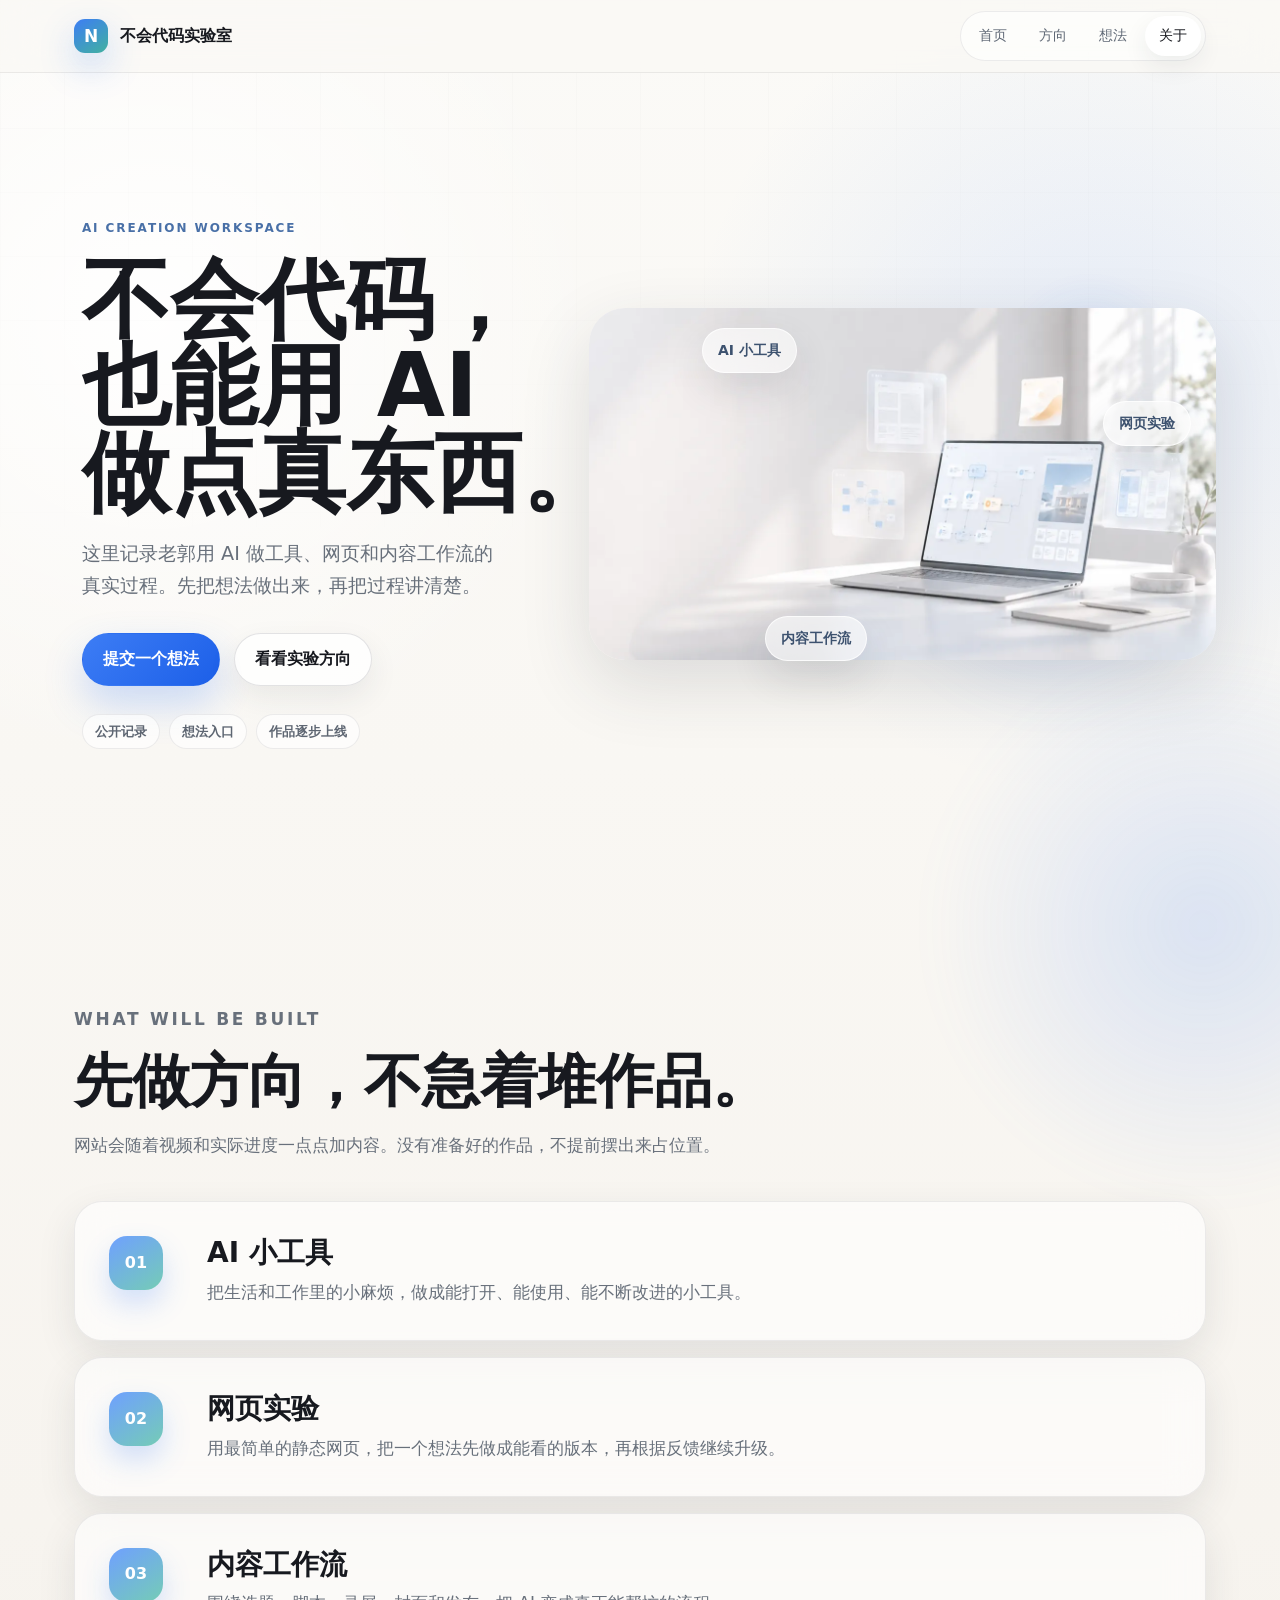
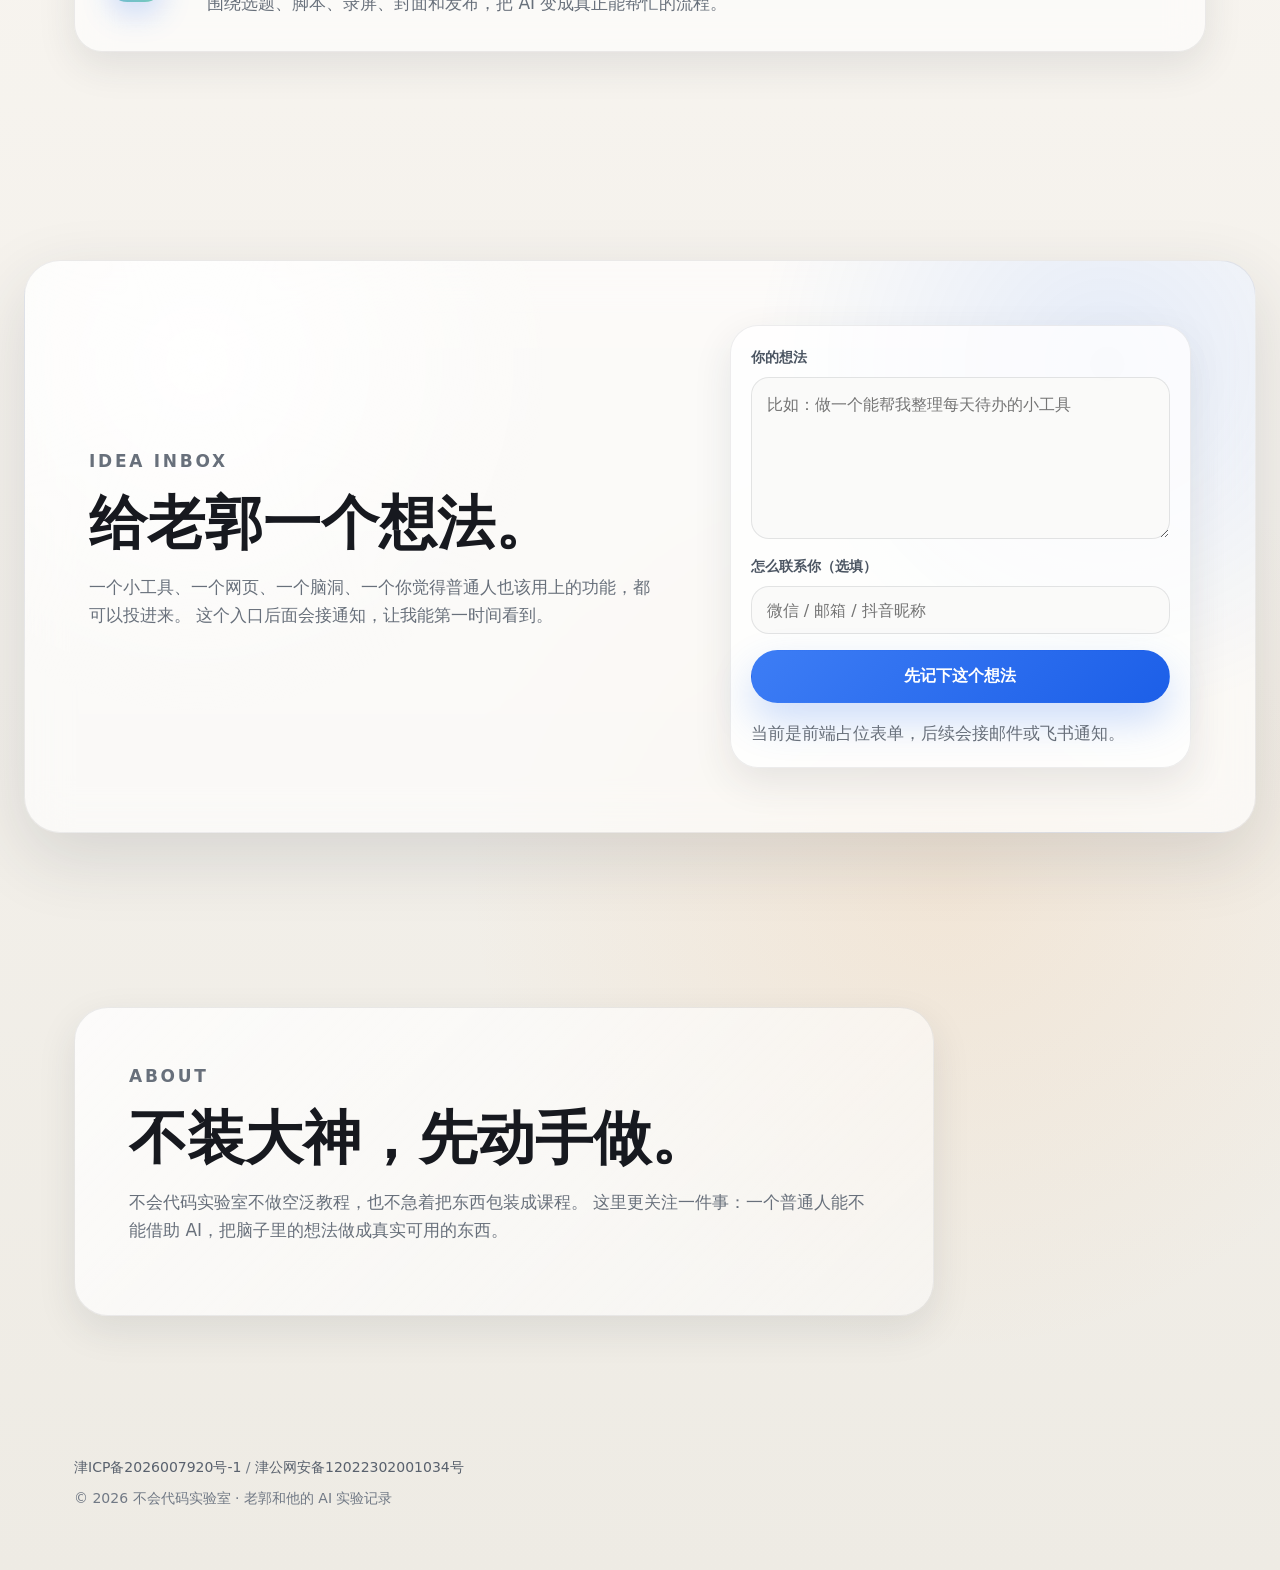
<file: index.html>
<!DOCTYPE html>
<html lang="zh-CN">
<head>
  <meta charset="UTF-8" />
  <meta name="viewport" content="width=device-width, initial-scale=1.0" />
  <title>不会代码实验室</title>
  <meta name="description" content="不会代码实验室：不会代码，也能用 AI 做点真东西。" />
  <link rel="preload" as="image" href="assets/hero-workspace.webp" imagesrcset="assets/hero-workspace-mobile.webp 760w, assets/hero-workspace.webp 1280w" imagesizes="(max-width: 720px) 100vw, 56vw" />
  <link rel="stylesheet" href="style.css" />
</head>
<body>
  <header class="site-header">
    <nav class="nav" aria-label="主导航">
      <a class="nav__brand" href="#home" aria-label="返回首页">
        <span class="brand-mark" aria-hidden="true">N</span>
        <span>不会代码实验室</span>
      </a>
      <button class="nav__toggle" type="button" aria-label="打开导航" aria-expanded="false">
        <span></span>
        <span></span>
      </button>
      <ul class="nav__links">
        <li><a href="#home" class="is-active">首页</a></li>
        <li><a href="#directions">方向</a></li>
        <li><a href="#ideas">想法</a></li>
        <li><a href="#about">关于</a></li>
      </ul>
    </nav>
  </header>

  <main>
    <section id="home" class="hero section">
      <div class="hero__copy reveal">
        <p class="eyebrow">AI CREATION WORKSPACE</p>
        <h1>
          <span>不会代码，</span>
          <span>也能用 AI</span>
          <span>做点真东西。</span>
        </h1>
        <p class="hero__intro">
          这里记录老郭用 AI 做工具、网页和内容工作流的真实过程。先把想法做出来，再把过程讲清楚。
        </p>
        <div class="hero__actions">
          <a class="btn btn-primary" href="#ideas">提交一个想法</a>
          <a class="btn btn-secondary" href="#directions">看看实验方向</a>
        </div>
        <div class="hero__meta" aria-label="网站状态">
          <span>公开记录</span>
          <span>想法入口</span>
          <span>作品逐步上线</span>
        </div>
      </div>

      <div class="hero__visual reveal" aria-label="AI 创作者工作台主视觉">
        <picture>
          <source srcset="assets/hero-workspace-mobile.webp" media="(max-width: 720px)" type="image/webp" />
          <source srcset="assets/hero-workspace.webp" type="image/webp" />
          <img src="assets/hero-workspace.png" width="1280" height="720" alt="浅色 3D 创作者工作台，笔记本电脑周围悬浮着 AI 工作流界面" />
        </picture>
        <div class="floating-chip chip-a">AI 小工具</div>
        <div class="floating-chip chip-b">网页实验</div>
        <div class="floating-chip chip-c">内容工作流</div>
      </div>
    </section>

    <section id="directions" class="section directions">
      <div class="section-head reveal">
        <p class="eyebrow">WHAT WILL BE BUILT</p>
        <h2>先做方向，不急着堆作品。</h2>
        <p>网站会随着视频和实际进度一点点加内容。没有准备好的作品，不提前摆出来占位置。</p>
      </div>

      <div class="direction-list">
        <article class="direction-item reveal">
          <span>01</span>
          <div>
            <h3>AI 小工具</h3>
            <p>把生活和工作里的小麻烦，做成能打开、能使用、能不断改进的小工具。</p>
          </div>
        </article>
        <article class="direction-item reveal">
          <span>02</span>
          <div>
            <h3>网页实验</h3>
            <p>用最简单的静态网页，把一个想法先做成能看的版本，再根据反馈继续升级。</p>
          </div>
        </article>
        <article class="direction-item reveal">
          <span>03</span>
          <div>
            <h3>内容工作流</h3>
            <p>围绕选题、脚本、录屏、封面和发布，把 AI 变成真正能帮忙的流程。</p>
          </div>
        </article>
      </div>
    </section>

    <section id="ideas" class="section idea-section">
      <div class="idea-panel reveal">
        <div class="idea-panel__copy">
          <p class="eyebrow">IDEA INBOX</p>
          <h2>给老郭一个想法。</h2>
          <p>
            一个小工具、一个网页、一个脑洞、一个你觉得普通人也该用上的功能，都可以投进来。
            这个入口后面会接通知，让我能第一时间看到。
          </p>
        </div>

        <form class="idea-form" id="ideaForm">
          <label>
            <span>你的想法</span>
            <textarea id="ideaText" name="idea" rows="5" placeholder="比如：做一个能帮我整理每天待办的小工具"></textarea>
          </label>
          <label>
            <span>怎么联系你（选填）</span>
            <input id="contactText" name="contact" type="text" placeholder="微信 / 邮箱 / 抖音昵称" />
          </label>
          <button class="btn btn-primary" type="submit">先记下这个想法</button>
          <p class="form-note">当前是前端占位表单，后续会接邮件或飞书通知。</p>
        </form>
      </div>
    </section>

    <section id="about" class="section about">
      <div class="about__inner reveal">
        <p class="eyebrow">ABOUT</p>
        <h2>不装大神，先动手做。</h2>
        <p>
          不会代码实验室不做空泛教程，也不急着把东西包装成课程。
          这里更关注一件事：一个普通人能不能借助 AI，把脑子里的想法做成真实可用的东西。
        </p>
      </div>
    </section>
  </main>

  <footer class="site-footer">
    <p>
      <a href="https://beian.miit.gov.cn/" target="_blank" rel="noopener noreferrer">津ICP备2026007920号-1</a>
      <span> / </span>
      <a href="https://beian.mps.gov.cn/#/query/webSearch?code=12022302001034" target="_blank" rel="noopener noreferrer">津公网安备12022302001034号</a>
    </p>
    <p>© 2026 不会代码实验室 · 老郭和他的 AI 实验记录</p>
  </footer>

  <div id="toast" class="toast" role="status" aria-live="polite"></div>

  <script src="script.js"></script>
</body>
</html>
</file>
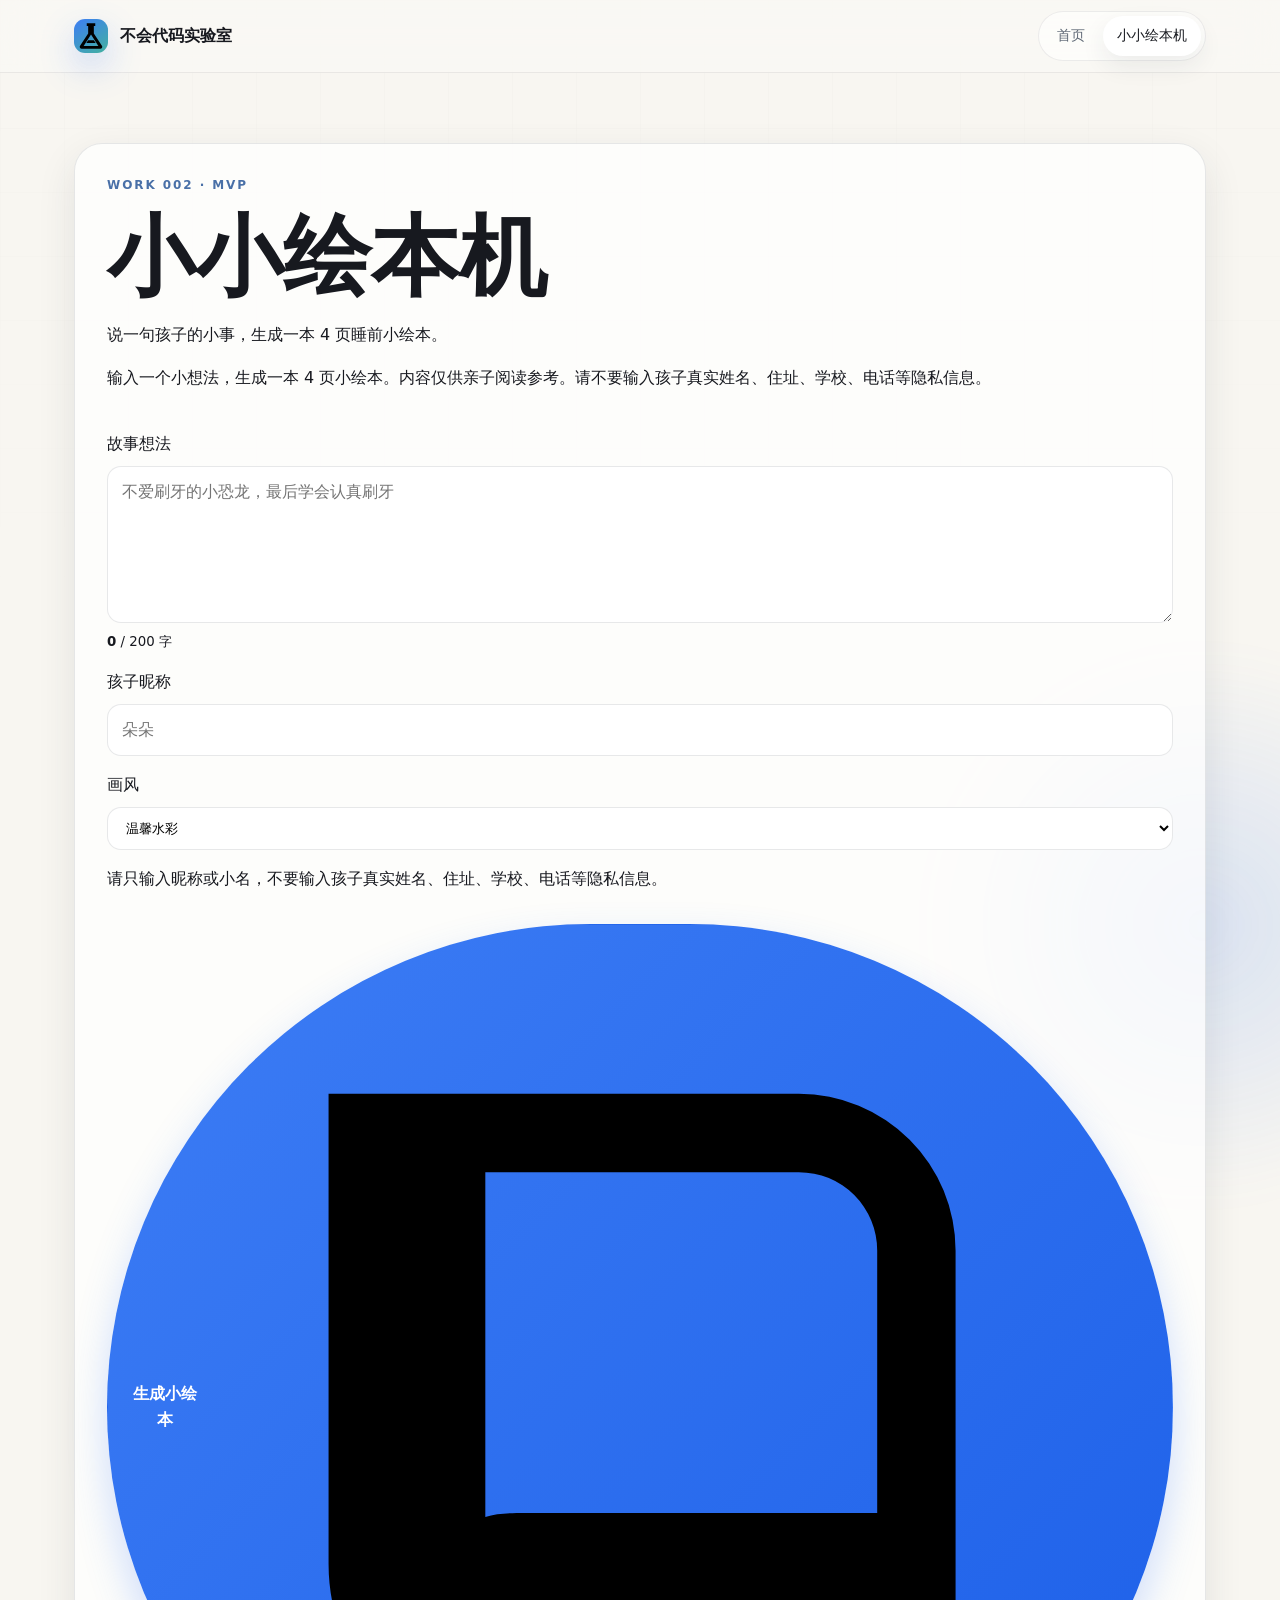
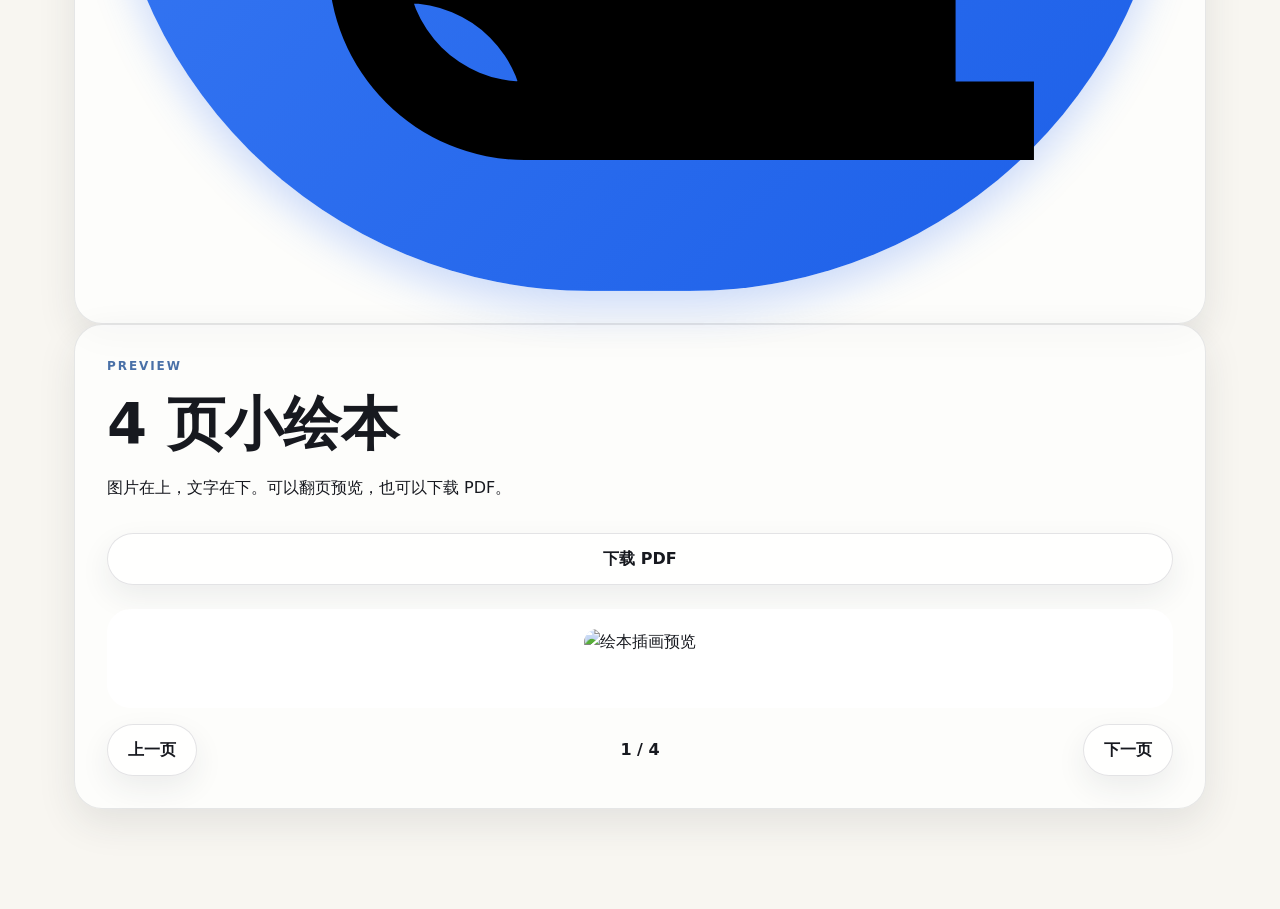
<file: picture-book.html>
<!DOCTYPE html>
<html lang="zh-CN">
<head>
  <meta charset="UTF-8" />
  <meta name="viewport" content="width=device-width, initial-scale=1.0" />
  <title>小小绘本机｜不会代码实验室</title>
  <meta name="description" content="小小绘本机：说一句孩子的小事，生成一本 4 页睡前小绘本。" />
  <link rel="stylesheet" href="style.css" />
</head>
<body class="tool-page">
  <canvas id="signalCanvas" aria-hidden="true"></canvas>

  <header class="site-header">
    <nav class="nav" aria-label="主导航">
      <a class="nav__brand" href="index.html" aria-label="返回不会代码实验室首页">
        <span class="brand-mark" aria-hidden="true">
          <svg viewBox="0 0 24 24" role="img">
            <path d="M9 3h6v2h-1v5.2l5.7 8.6A1.4 1.4 0 0 1 18.5 21h-13a1.4 1.4 0 0 1-1.2-2.2L10 10.2V5H9V3Zm3 8-5.2 8h10.4L12 11Zm-2 4h4l1.3 2H8.7L10 15Z"/>
          </svg>
        </span>
        不会代码实验室
      </a>
      <ul class="nav__links tool-nav">
        <li><a href="index.html">首页</a></li>
        <li><a href="picture-book.html" class="is-active">小小绘本机</a></li>
      </ul>
    </nav>
  </header>

  <main class="picture-book-app">
    <section class="tool-hero">
      <div class="tool-copy">
        <p class="eyebrow">WORK 002 · MVP</p>
        <h1>小小绘本机</h1>
        <p class="tool-subtitle">说一句孩子的小事，生成一本 4 页睡前小绘本。</p>
        <p class="tool-note">输入一个小想法，生成一本 4 页小绘本。内容仅供亲子阅读参考。请不要输入孩子真实姓名、住址、学校、电话等隐私信息。</p>
      </div>

      <form id="bookForm" class="book-form" novalidate>
        <label>
          <span>故事想法</span>
          <textarea id="storyIdea" name="storyIdea" rows="5" maxlength="200" required placeholder="不爱刷牙的小恐龙，最后学会认真刷牙"></textarea>
          <small><b id="ideaCount">0</b> / 200 字</small>
        </label>

        <label>
          <span>孩子昵称</span>
          <input id="childName" name="childName" maxlength="12" required placeholder="朵朵" />
        </label>

        <label>
          <span>画风</span>
          <select id="artStyle" name="artStyle" required>
            <option value="温馨水彩">温馨水彩</option>
            <option value="卡通扁平">卡通扁平</option>
            <option value="童趣手绘">童趣手绘</option>
          </select>
        </label>

        <p class="privacy-tip">请只输入昵称或小名，不要输入孩子真实姓名、住址、学校、电话等隐私信息。</p>

        <button id="generateBtn" class="btn btn-primary" type="submit">
          <span>生成小绘本</span>
          <svg viewBox="0 0 24 24" aria-hidden="true"><path d="M5 4h10a4 4 0 0 1 4 4v12H8a3 3 0 0 0-3-3V4Zm2 2v8.8c.3-.1.7-.1 1-.1h9V8a2 2 0 0 0-2-2H7Zm1 13h13v2H8a5 5 0 0 1-5-5V4h2v12a3 3 0 0 0 3 3Z"/></svg>
        </button>
      </form>
    </section>

    <section id="resultPanel" class="result-panel" hidden>
      <div class="result-head">
        <div>
          <p class="eyebrow">PREVIEW</p>
          <h2 id="bookTitle">4 页小绘本</h2>
          <p id="bookMeta">图片在上，文字在下。可以翻页预览，也可以下载 PDF。</p>
        </div>
        <button id="downloadPdfBtn" class="btn btn-secondary" type="button">下载 PDF</button>
      </div>

      <article class="book-preview" aria-live="polite">
        <div class="book-page">
          <img id="pageImage" alt="绘本插画预览" />
          <p id="pageText"></p>
        </div>
        <div class="page-controls">
          <button id="prevPageBtn" class="btn btn-secondary" type="button">上一页</button>
          <span id="pageIndicator">1 / 4</span>
          <button id="nextPageBtn" class="btn btn-secondary" type="button">下一页</button>
        </div>
      </article>
    </section>
  </main>

  <div id="toast" class="toast" role="status" aria-live="polite"></div>

  <script src="picture-book.js"></script>
</body>
</html>
</file>
<file: style.css>
:root {
  --bg: #f7f4ef;
  --bg-soft: #ebe7df;
  --surface: rgba(255, 255, 255, 0.72);
  --surface-strong: rgba(255, 255, 255, 0.92);
  --text: #17191f;
  --muted: #68707b;
  --line: rgba(25, 31, 42, 0.1);
  --line-strong: rgba(25, 31, 42, 0.18);
  --blue: #3d7df5;
  --blue-strong: #1c5fe8;
  --warm: #f1a85d;
  --green: #58b99b;
  --shadow: 0 24px 70px rgba(44, 50, 62, 0.14);
  --shadow-soft: 0 14px 38px rgba(44, 50, 62, 0.1);
  --max: 1180px;
  --radius: 28px;
}

* {
  box-sizing: border-box;
}

html {
  scroll-behavior: smooth;
}

html,
body {
  min-height: 100%;
  margin: 0;
}

body {
  color: var(--text);
  background:
    radial-gradient(circle at 12% 10%, rgba(255, 255, 255, 0.95), transparent 28rem),
    radial-gradient(circle at 86% 12%, rgba(94, 151, 255, 0.14), transparent 26rem),
    radial-gradient(circle at 74% 78%, rgba(241, 168, 93, 0.13), transparent 30rem),
    linear-gradient(180deg, #fbfaf7 0%, var(--bg) 48%, #eeebe4 100%);
  font-family: Inter, "PingFang SC", "Microsoft YaHei", system-ui, sans-serif;
  line-height: 1.65;
  overflow-x: hidden;
}

body::before {
  content: "";
  position: fixed;
  inset: 0;
  pointer-events: none;
  background-image:
    linear-gradient(rgba(23, 25, 31, 0.035) 1px, transparent 1px),
    linear-gradient(90deg, rgba(23, 25, 31, 0.035) 1px, transparent 1px);
  background-size: 64px 64px;
  mask-image: linear-gradient(180deg, rgba(0, 0, 0, 0.35), transparent 70%);
  z-index: -1;
}

body::after {
  content: "";
  position: fixed;
  inset: auto -18vw -26vw auto;
  width: 48vw;
  height: 48vw;
  pointer-events: none;
  background: radial-gradient(circle, rgba(61, 125, 245, 0.16), transparent 64%);
  filter: blur(16px);
  z-index: -1;
}

a {
  color: inherit;
}

button,
input,
textarea {
  font: inherit;
}

button {
  cursor: pointer;
}

.site-header {
  position: sticky;
  top: 0;
  z-index: 30;
  border-bottom: 1px solid rgba(25, 31, 42, 0.08);
  background: rgba(250, 248, 244, 0.74);
  backdrop-filter: blur(22px);
}

.nav {
  max-width: var(--max);
  min-height: 72px;
  margin: 0 auto;
  padding: 0 24px;
  display: flex;
  align-items: center;
  justify-content: space-between;
  gap: 24px;
}

.nav__brand {
  display: inline-flex;
  align-items: center;
  gap: 12px;
  color: var(--text);
  text-decoration: none;
  font-weight: 800;
  letter-spacing: 0;
  white-space: nowrap;
}

.brand-mark {
  width: 34px;
  height: 34px;
  display: grid;
  place-items: center;
  color: #fff;
  border-radius: 11px;
  background:
    linear-gradient(145deg, rgba(61, 125, 245, 0.98), rgba(68, 184, 151, 0.9)),
    #2f73ef;
  box-shadow: 0 14px 34px rgba(61, 125, 245, 0.28);
  font-size: 17px;
  line-height: 1;
}

.nav__links {
  display: flex;
  align-items: center;
  gap: 4px;
  list-style: none;
  margin: 0;
  padding: 4px;
  border: 1px solid rgba(25, 31, 42, 0.08);
  border-radius: 999px;
  background: rgba(255, 255, 255, 0.6);
}

.nav__links a {
  display: block;
  padding: 8px 14px;
  color: #5f6875;
  border-radius: 999px;
  text-decoration: none;
  font-size: 14px;
  transition: background 0.2s ease, color 0.2s ease, box-shadow 0.2s ease;
}

.nav__links a:hover,
.nav__links a.is-active {
  color: var(--text);
  background: #fff;
  box-shadow: 0 10px 24px rgba(44, 50, 62, 0.08);
}

.nav__toggle {
  display: none;
  width: 42px;
  height: 38px;
  border: 1px solid var(--line);
  border-radius: 12px;
  background: rgba(255, 255, 255, 0.74);
}

.nav__toggle span {
  display: block;
  width: 18px;
  height: 2px;
  margin: 5px auto;
  background: var(--text);
}

.section {
  max-width: var(--max);
  margin: 0 auto;
  padding: 104px 24px;
  scroll-margin-top: 92px;
}

.hero {
  max-width: 1360px;
  min-height: calc(100vh - 72px);
  display: grid;
  grid-template-columns: minmax(380px, 0.82fr) minmax(0, 1.18fr);
  align-items: center;
  gap: clamp(48px, 7vw, 104px);
  padding-top: 64px;
  padding-bottom: 70px;
  padding-left: clamp(34px, 5vw, 72px);
  padding-right: clamp(34px, 5vw, 72px);
}

.eyebrow {
  margin: 0 0 18px;
  color: #4970a7;
  font-size: 12px;
  font-weight: 800;
  letter-spacing: 0.16em;
  text-transform: uppercase;
}

h1,
h2,
h3,
p {
  margin-top: 0;
}

h1 {
  margin-bottom: 22px;
  font-size: clamp(48px, 6.9vw, 92px);
  line-height: 0.98;
  letter-spacing: 0;
}

h1 span {
  display: block;
  white-space: nowrap;
}

h2 {
  margin-bottom: 18px;
  font-size: clamp(34px, 4.5vw, 60px);
  line-height: 1.08;
  letter-spacing: 0;
}

h3 {
  margin-bottom: 8px;
  font-size: clamp(20px, 2.2vw, 28px);
  line-height: 1.2;
}

.hero__copy {
  position: relative;
  z-index: 2;
  padding-left: clamp(0px, 1.4vw, 24px);
}

.hero__intro {
  max-width: 590px;
  margin-bottom: 32px;
  color: var(--muted);
  font-size: clamp(17px, 1.5vw, 20px);
}

.hero__actions {
  display: flex;
  flex-wrap: wrap;
  gap: 14px;
  margin-bottom: 28px;
}

.btn {
  min-height: 48px;
  display: inline-flex;
  align-items: center;
  justify-content: center;
  gap: 10px;
  padding: 12px 20px;
  border: 1px solid transparent;
  border-radius: 999px;
  text-decoration: none;
  font-weight: 800;
  transition: transform 0.2s ease, box-shadow 0.2s ease, background 0.2s ease, border-color 0.2s ease;
}

.btn:hover {
  transform: translateY(-2px);
}

.btn-primary {
  color: #fff;
  background: linear-gradient(135deg, var(--blue), var(--blue-strong));
  box-shadow: 0 18px 38px rgba(61, 125, 245, 0.25);
}

.btn-primary:hover {
  box-shadow: 0 22px 48px rgba(61, 125, 245, 0.34);
}

.btn-secondary {
  color: var(--text);
  border-color: rgba(25, 31, 42, 0.12);
  background: rgba(255, 255, 255, 0.76);
  box-shadow: 0 12px 30px rgba(44, 50, 62, 0.08);
}

.hero__meta {
  display: flex;
  flex-wrap: wrap;
  gap: 9px;
}

.hero__meta span {
  display: inline-flex;
  align-items: center;
  min-height: 32px;
  padding: 6px 12px;
  border: 1px solid rgba(25, 31, 42, 0.08);
  border-radius: 999px;
  color: #5e6672;
  background: rgba(255, 255, 255, 0.64);
  font-size: 13px;
  font-weight: 700;
}

.hero__visual {
  position: relative;
  min-height: 520px;
  display: grid;
  align-items: center;
  perspective: 1200px;
  isolation: isolate;
}

.hero__visual::before {
  content: "";
  position: absolute;
  inset: 9% 4% 1% 8%;
  border-radius: 42px;
  background:
    radial-gradient(circle at 50% 48%, rgba(255, 255, 255, 0.74), transparent 42%),
    radial-gradient(circle at 76% 58%, rgba(61, 125, 245, 0.18), transparent 38%);
  filter: blur(18px);
  transform: translateZ(-60px);
  animation: visualAura 7.5s ease-in-out infinite;
}

.hero__visual::after {
  content: "";
  position: absolute;
  right: 6%;
  top: 10%;
  width: 28%;
  aspect-ratio: 1;
  border-radius: 999px;
  background: radial-gradient(circle, rgba(61, 125, 245, 0.18), transparent 65%);
  filter: blur(18px);
  opacity: 0.8;
  animation: glowDrift 8.2s ease-in-out infinite;
  z-index: -1;
}

.hero__visual picture {
  display: block;
  width: min(820px, 100%);
  max-width: 100%;
  justify-self: end;
}

.hero__visual img {
  display: block;
  width: 100%;
  max-width: 100%;
  height: auto;
  border-radius: 36px;
  box-shadow: var(--shadow);
  transform:
    translate3d(var(--tilt-x, 0), var(--tilt-y, 0), 0)
    rotateX(var(--tilt-rx, 0deg))
    rotateY(var(--tilt-ry, 0deg));
  transition: transform 0.18s ease-out;
  animation: visualFloat 7s ease-in-out infinite;
}

.floating-chip {
  position: absolute;
  display: inline-flex;
  align-items: center;
  min-height: 42px;
  padding: 10px 15px;
  border: 1px solid rgba(255, 255, 255, 0.74);
  border-radius: 999px;
  color: #3d526f;
  background: rgba(255, 255, 255, 0.58);
  box-shadow: 0 16px 38px rgba(44, 50, 62, 0.12);
  backdrop-filter: blur(16px);
  font-size: 14px;
  font-weight: 800;
  animation: floatChip 5.8s ease-in-out infinite, chipGlow 4.8s ease-in-out infinite;
}

.chip-a {
  top: 20%;
  left: 18%;
}

.chip-b {
  right: 4%;
  top: 34%;
  animation-delay: -1.4s;
}

.chip-c {
  left: 28%;
  bottom: 16%;
  animation-delay: -2.5s;
}

.section-head {
  max-width: 740px;
  margin-bottom: 42px;
}

.section-head p,
.idea-panel p,
.about p,
.direction-item p {
  color: var(--muted);
  font-size: 17px;
}

.directions {
  position: relative;
}

.direction-list {
  display: grid;
  gap: 16px;
}

.direction-item {
  display: grid;
  grid-template-columns: 74px minmax(0, 1fr);
  gap: 24px;
  align-items: start;
  padding: clamp(22px, 3vw, 34px);
  border: 1px solid rgba(25, 31, 42, 0.08);
  border-radius: var(--radius);
  background: rgba(255, 255, 255, 0.58);
  box-shadow: var(--shadow-soft);
  backdrop-filter: blur(18px);
  transition: transform 0.2s ease, box-shadow 0.2s ease, border-color 0.2s ease;
}

.direction-item:hover {
  transform: translateY(-3px);
  border-color: rgba(61, 125, 245, 0.24);
  box-shadow: 0 24px 58px rgba(44, 50, 62, 0.14);
}

.direction-item > span {
  display: grid;
  place-items: center;
  width: 54px;
  height: 54px;
  border-radius: 18px;
  color: #fff;
  background: linear-gradient(145deg, #6fa0ff, #75ccb6);
  box-shadow: 0 14px 28px rgba(61, 125, 245, 0.22);
  font-weight: 900;
}

.direction-item p {
  max-width: 720px;
  margin-bottom: 0;
}

.idea-section {
  max-width: 1280px;
}

.idea-panel {
  display: grid;
  grid-template-columns: minmax(0, 0.9fr) minmax(360px, 0.72fr);
  gap: clamp(28px, 5vw, 70px);
  align-items: center;
  padding: clamp(28px, 5vw, 64px);
  border: 1px solid rgba(25, 31, 42, 0.08);
  border-radius: 36px;
  background:
    radial-gradient(circle at 14% 18%, rgba(255, 255, 255, 0.9), transparent 30%),
    radial-gradient(circle at 88% 18%, rgba(61, 125, 245, 0.12), transparent 30%),
    rgba(255, 255, 255, 0.64);
  box-shadow: var(--shadow);
  backdrop-filter: blur(22px);
}

.idea-panel__copy p {
  max-width: 620px;
}

.idea-form {
  display: grid;
  gap: 16px;
  padding: 20px;
  border: 1px solid rgba(25, 31, 42, 0.08);
  border-radius: 28px;
  background: rgba(255, 255, 255, 0.76);
  box-shadow: var(--shadow-soft);
}

.idea-form label {
  display: grid;
  gap: 8px;
}

.idea-form label span {
  color: #4b5562;
  font-size: 14px;
  font-weight: 800;
}

.idea-form textarea,
.idea-form input {
  width: 100%;
  border: 1px solid rgba(25, 31, 42, 0.1);
  border-radius: 18px;
  color: var(--text);
  background: rgba(250, 250, 248, 0.86);
  outline: none;
  resize: vertical;
  transition: border-color 0.2s ease, box-shadow 0.2s ease, background 0.2s ease;
}

.idea-form textarea {
  min-height: 138px;
  padding: 14px 15px;
}

.idea-form input {
  height: 48px;
  padding: 0 15px;
}

.idea-form textarea:focus,
.idea-form input:focus {
  border-color: rgba(61, 125, 245, 0.46);
  background: #fff;
  box-shadow: 0 0 0 4px rgba(61, 125, 245, 0.1);
}

.form-note {
  margin: 0;
  color: #7a828d;
  font-size: 13px;
}

.about {
  padding-top: 70px;
}

.about__inner {
  max-width: 860px;
  padding: clamp(28px, 5vw, 54px);
  border-radius: 34px;
  background: linear-gradient(135deg, rgba(255, 255, 255, 0.78), rgba(255, 255, 255, 0.46));
  border: 1px solid rgba(25, 31, 42, 0.08);
  box-shadow: var(--shadow-soft);
}

.site-footer {
  max-width: var(--max);
  margin: 0 auto;
  padding: 36px 24px 52px;
  color: #717985;
  font-size: 14px;
}

.site-footer p {
  margin: 0 0 8px;
}

.site-footer a {
  color: #59616d;
  text-decoration: none;
}

.site-footer a:hover {
  color: var(--blue-strong);
}

.toast {
  position: fixed;
  right: 22px;
  bottom: 22px;
  z-index: 40;
  max-width: min(360px, calc(100vw - 44px));
  padding: 14px 16px;
  border: 1px solid rgba(25, 31, 42, 0.08);
  border-radius: 18px;
  color: var(--text);
  background: rgba(255, 255, 255, 0.92);
  box-shadow: var(--shadow-soft);
  opacity: 0;
  transform: translateY(12px);
  pointer-events: none;
  transition: opacity 0.2s ease, transform 0.2s ease;
}

.toast.is-visible {
  opacity: 1;
  transform: translateY(0);
}

.reveal {
  opacity: 0;
  transform: translateY(20px);
  transition: opacity 0.68s ease, transform 0.68s ease;
}

.reveal.is-visible {
  opacity: 1;
  transform: translateY(0);
}

/* Legacy tool files are kept out of the main navigation but remain readable locally. */
.tool-page {
  background: #f8f6f1;
}

.tool-page #signalCanvas {
  display: none;
}

.picture-book-app {
  max-width: var(--max);
  margin: 0 auto;
  padding: 70px 24px 100px;
}

.tool-hero,
.result-panel {
  display: grid;
  gap: 24px;
  padding: 32px;
  border: 1px solid var(--line);
  border-radius: 28px;
  background: rgba(255, 255, 255, 0.72);
  box-shadow: var(--shadow-soft);
}

.book-form,
.result-head,
.book-preview,
.page-controls {
  display: grid;
  gap: 16px;
}

.book-form label {
  display: grid;
  gap: 8px;
}

.book-form input,
.book-form textarea,
.book-form select {
  width: 100%;
  border: 1px solid var(--line);
  border-radius: 14px;
  padding: 12px 14px;
  background: #fff;
}

.book-page {
  display: grid;
  gap: 16px;
  justify-items: center;
  padding: 20px;
  border-radius: 24px;
  background: #fff;
}

.book-page img {
  max-width: min(720px, 100%);
  border-radius: 18px;
}

.page-controls {
  grid-template-columns: auto 1fr auto;
  align-items: center;
}

.page-controls span {
  text-align: center;
  font-weight: 800;
}

@keyframes floatChip {
  0%,
  100% {
    transform: translate3d(0, 0, 0);
  }
  50% {
    transform: translate3d(0, -12px, 0);
  }
}

@keyframes visualFloat {
  0%,
  100% {
    translate: 0 0;
  }
  50% {
    translate: 0 -10px;
  }
}

@keyframes visualAura {
  0%,
  100% {
    opacity: 0.82;
    scale: 1;
  }
  50% {
    opacity: 1;
    scale: 1.035;
  }
}

@keyframes glowDrift {
  0%,
  100% {
    transform: translate3d(0, 0, 0);
  }
  50% {
    transform: translate3d(-28px, 24px, 0);
  }
}

@keyframes chipGlow {
  0%,
  100% {
    box-shadow: 0 16px 38px rgba(44, 50, 62, 0.12);
  }
  50% {
    box-shadow: 0 18px 46px rgba(61, 125, 245, 0.18);
  }
}

@media (max-width: 980px) {
  .hero,
  .idea-panel {
    grid-template-columns: 1fr;
  }

  .hero {
    max-width: var(--max);
    min-height: auto;
    padding-left: 24px;
    padding-right: 24px;
  }

  .hero__visual {
    min-height: auto;
    order: -1;
  }

  .hero__visual img {
    width: 100%;
    justify-self: center;
  }

  .chip-a {
    left: 6%;
  }

  .chip-b {
    right: 7%;
  }
}

@media (max-width: 720px) {
  .nav {
    min-height: 66px;
    padding: 0 16px;
  }

  .nav__toggle {
    display: block;
  }

  .nav__links {
    position: absolute;
    top: calc(100% + 8px);
    left: 16px;
    right: 16px;
    display: none;
    border-radius: 22px;
    padding: 10px;
    box-shadow: var(--shadow-soft);
  }

  .nav__links.is-open {
    display: grid;
  }

  .nav__links a {
    padding: 12px 14px;
  }

  .section {
    padding: 74px 18px;
  }

  .hero {
    padding-top: 34px;
    padding-left: 18px;
    padding-right: 18px;
  }

  h1 {
    font-size: clamp(42px, 14vw, 64px);
  }

  .hero__actions {
    display: grid;
  }

  .btn {
    width: 100%;
  }

  .hero__visual img {
    width: 100%;
    height: auto;
    border-radius: 24px;
  }

  .hero__visual picture {
    width: 100%;
    height: auto;
  }

  .floating-chip {
    display: none;
  }

  .direction-item {
    grid-template-columns: 1fr;
    gap: 16px;
  }

  .idea-panel,
  .tool-hero,
  .result-panel {
    padding: 22px;
    border-radius: 24px;
  }

  .page-controls {
    grid-template-columns: 1fr;
  }

  .site-footer {
    padding-inline: 18px;
  }
}

@media (prefers-reduced-motion: reduce) {
  *,
  *::before,
  *::after {
    scroll-behavior: auto !important;
    animation-duration: 0.01ms !important;
    animation-iteration-count: 1 !important;
    transition-duration: 0.01ms !important;
  }
}
</file>
